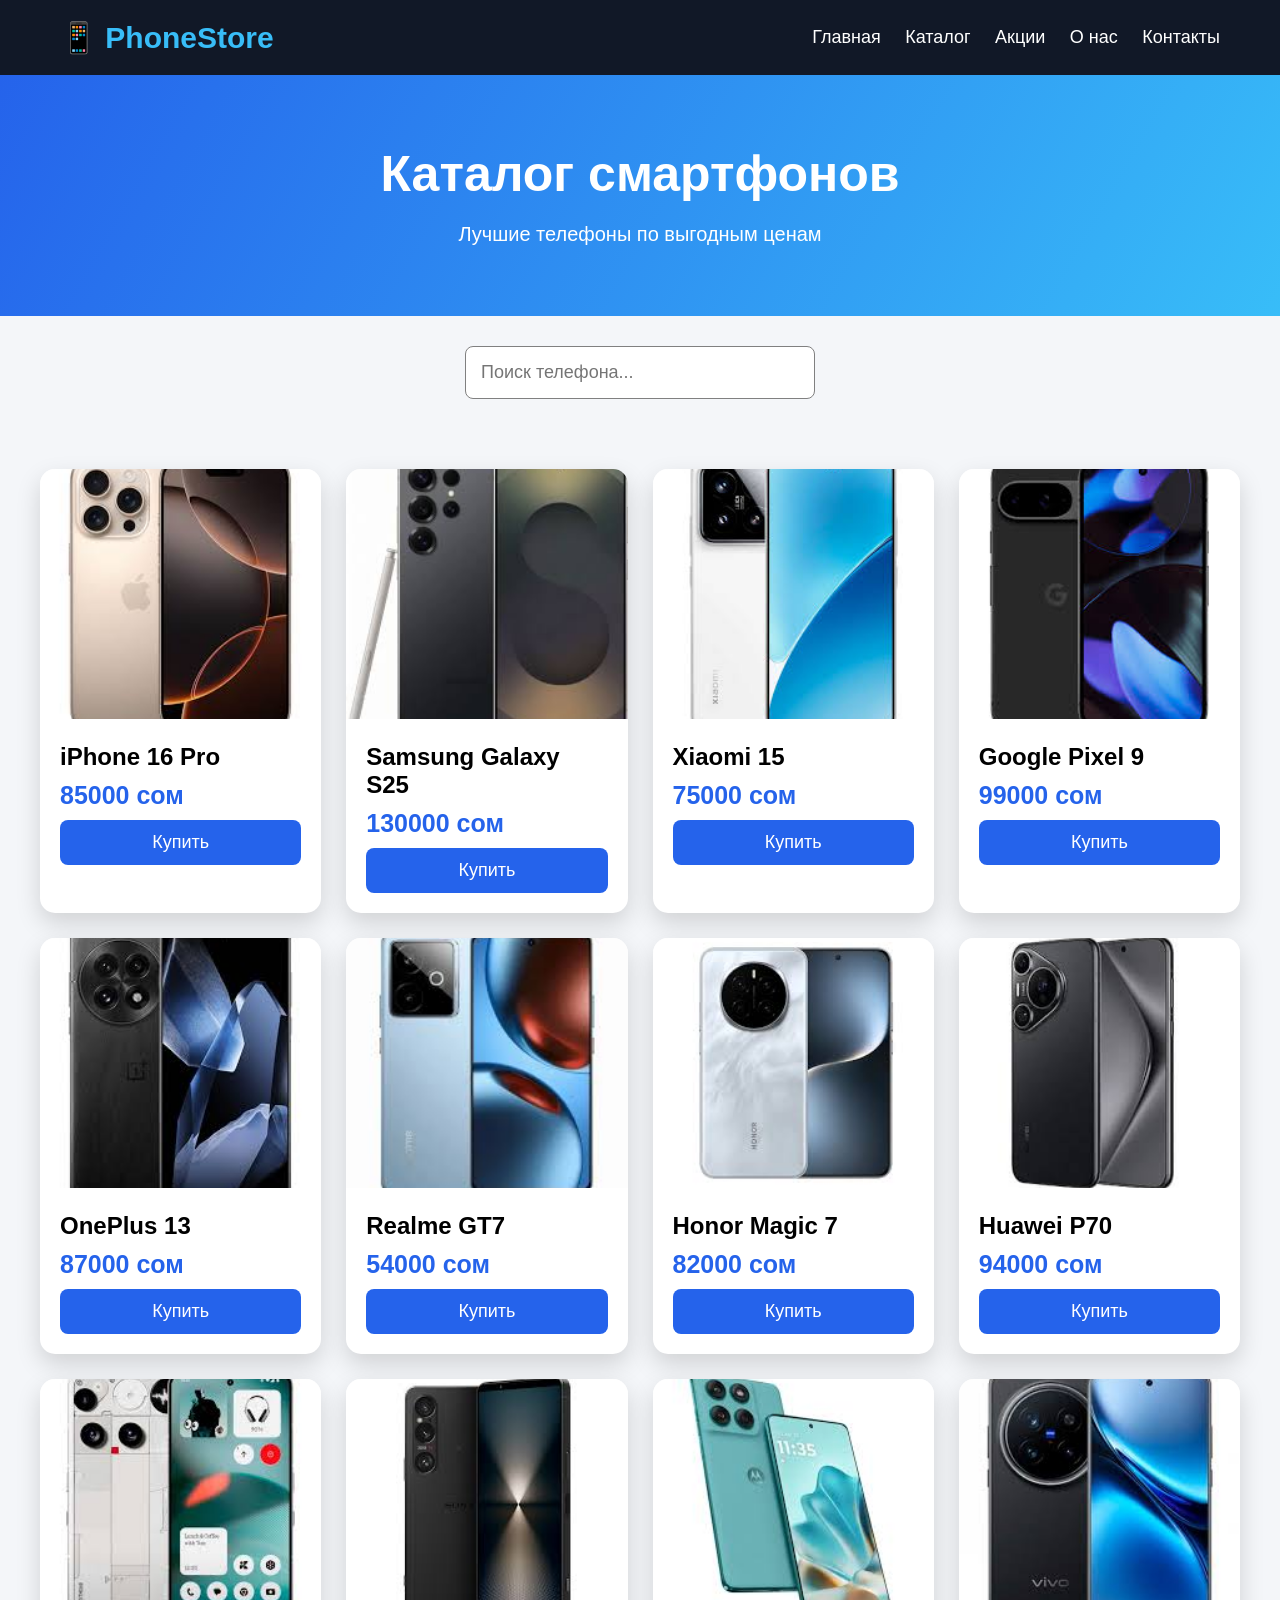
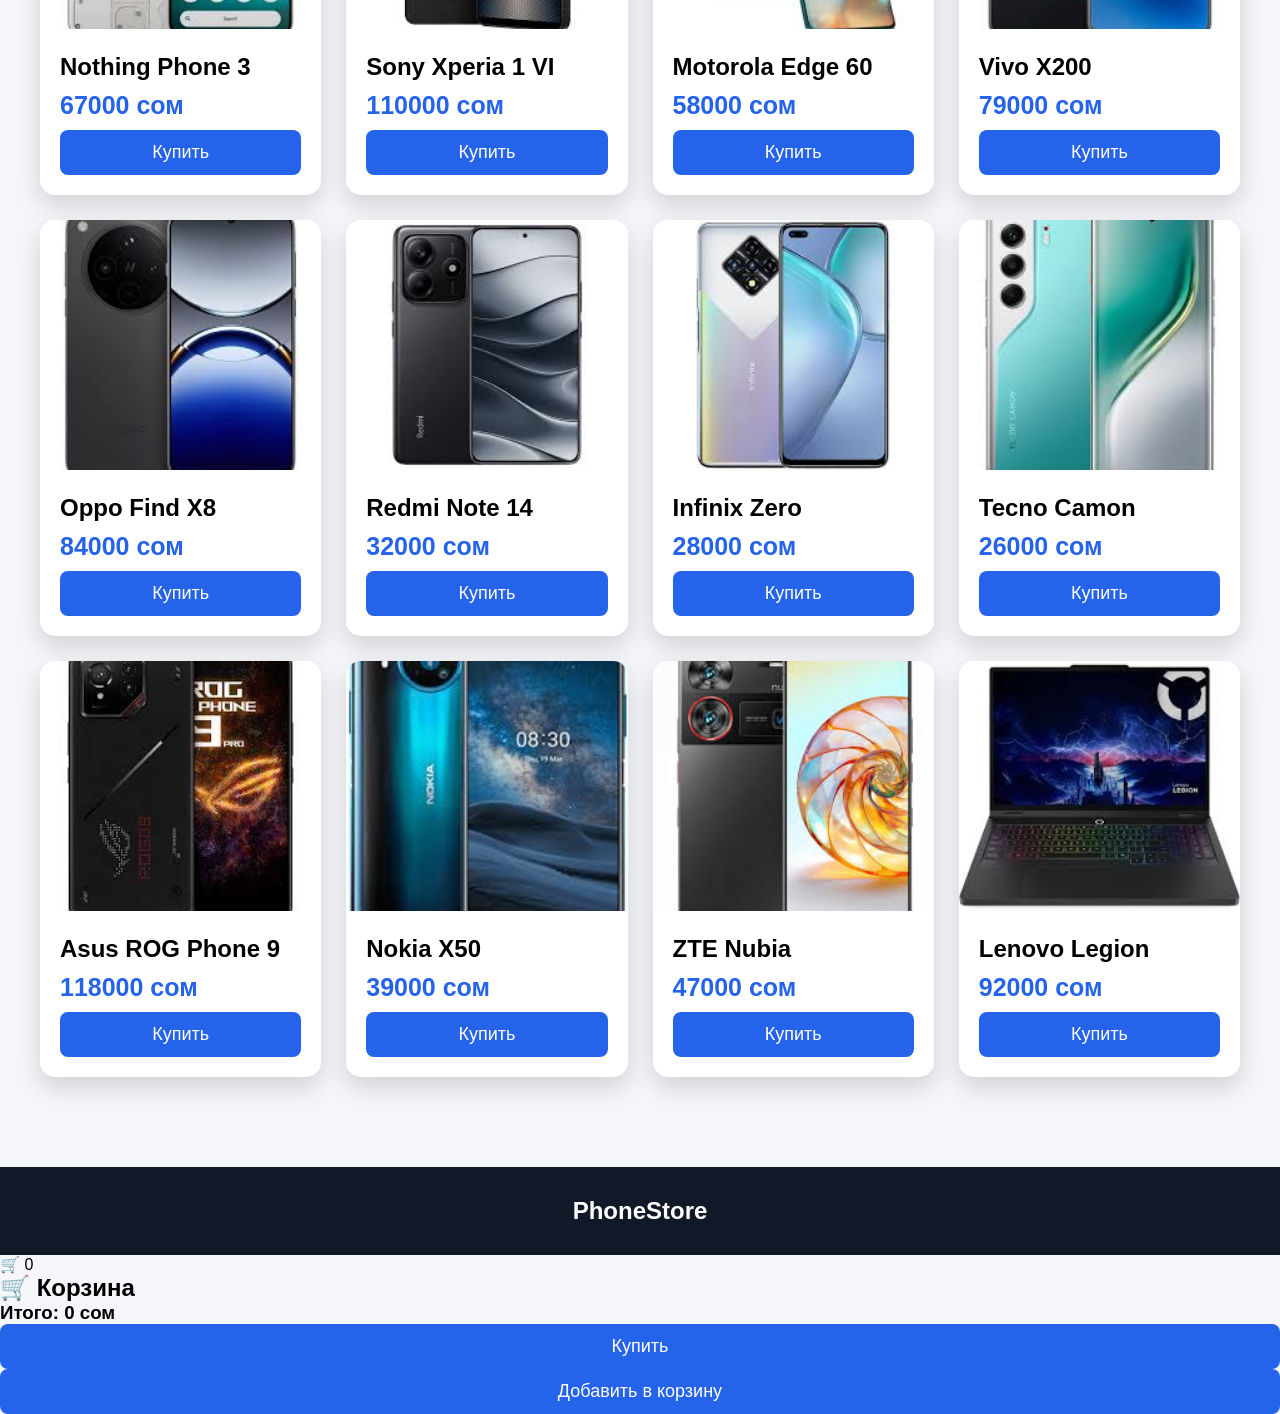
<file: phone.html2/index.html>
<!DOCTYPE html>
<html lang="ru">
<head>
<meta charset="UTF-8">
<meta name="viewport" content="width=device-width, initial-scale=1.0">
<title>PhoneStore</title>

<style>
*{
margin:0;
padding:0;
box-sizing:border-box;
font-family:Arial,sans-serif;
}

body{
background:#f4f6f9;
}

header{
background:#111827;
color:white;
padding:20px 60px;
display:flex;
justify-content:space-between;
align-items:center;
position:sticky;
top:0;
}

.logo{
font-size:30px;
font-weight:bold;
color:#38bdf8;
}

nav a{
color:white;
text-decoration:none;
margin-left:20px;
font-size:18px;
}

.hero{
background:linear-gradient(120deg,#2563eb,#38bdf8);
color:white;
text-align:center;
padding:70px 20px;
}

.hero h1{
font-size:50px;
margin-bottom:20px;
}

.hero p{
font-size:20px;
}

.search{
text-align:center;
margin:30px;
}

.search input{
padding:15px;
width:350px;
font-size:18px;
border-radius:8px;
border:1px solid gray;
}

.container{
display:grid;
grid-template-columns:repeat(auto-fit,minmax(250px,1fr));
gap:25px;
padding:40px;
}

.card{
background:white;
border-radius:15px;
overflow:hidden;
box-shadow:0 10px 25px rgba(0,0,0,.15);
transition:.3s;
}

.card:hover{
transform:translateY(-10px);
}

.card img{
width:100%;
height:250px;
object-fit:cover;
}

.card-body{
padding:20px;
}

.card h2{
margin-bottom:10px;
}

.price{
color:#2563eb;
font-size:25px;
font-weight:bold;
margin:10px 0;
}

button{
width:100%;
padding:12px;
border:none;
background:#2563eb;
color:white;
font-size:18px;
border-radius:8px;
cursor:pointer;
}

button:hover{
background:#1d4ed8;
}

footer{
background:#111827;
color:white;
text-align:center;
padding:30px;
margin-top:50px;
}

@media(max-width:600px){
.search input{
width:90%;
}

.hero h1{
font-size:35px;
}

header{
padding:20px;
flex-direction:column;
gap:15px;
}
}
</style>

</head>
<body>

<header>

<div class="logo">📱 PhoneStore</div>

<nav>
<nav>
<nav>
    <a href="index.html">Главная</a>
    <a href="catalog.html">Каталог</a>
    <a href="sale.html">Акции</a>
    <a href="about.html">О нас</a>
    <a href="contacts.html">Контакты</a>
</nav>
</nav>
</nav>

</header>


<script src="script.js"></script>
<section class="hero">
<h1>Каталог смартфонов</h1>
<p>Лучшие телефоны по выгодным ценам</p>
</section>

<div class="search">
<input type="text" id="search" placeholder="Поиск телефона...">
</div>

<div class="container" id="phones">

</div>

<footer>

<h2>PhoneStore</h2>



</footer>

<script>

const phones=[

{
name:"iPhone 16 Pro",
price:"85000 сом",
img:"[data-uri]"
},

{
name:"Samsung Galaxy S25",
price:"130000 сом",
img:"[data-uri]"
},

{
name:"Xiaomi 15",
price:"75000 сом",
img:"[data-uri]"
},

{
name:"Google Pixel 9",
price:"99000 сом",
img:"[data-uri]"
},

{
name:"OnePlus 13",
price:"87000 сом",
img:"[data-uri]"
},

{
name:"Realme GT7",
price:"54000 сом",
img:"[data-uri]"
},

{
name:"Honor Magic 7",
price:"82000 сом",
img:"[data-uri]"
},

{
name:"Huawei P70",
price:"94000 сом",
img:"[data-uri]"
},

{
name:"Nothing Phone 3",
price:"67000 сом",
img:"[data-uri]"
},

{
name:"Sony Xperia 1 VI",
price:"110000 сом",
img:"[data-uri]"
},

{
name:"Motorola Edge 60",
price:"58000 сом",
img:"[data-uri]"
},

{
name:"Vivo X200",
price:"79000 сом",
img:"[data-uri]"
},

{
name:"Oppo Find X8",
price:"84000 сом",
img:"[data-uri]"
},

{
name:"Redmi Note 14",
price:"32000 сом",
img:"[data-uri]"
},

{
name:"Infinix Zero",
price:"28000 сом",
img:"[data-uri]"
},

{
name:"Tecno Camon",
price:"26000 сом",
img:"[data-uri]"
},

{
name:"Asus ROG Phone 9",
price:"118000 сом",
img:"[data-uri]"
},

{
name:"Nokia X50",
price:"39000 сом",
img:"[data-uri]"
},

{
name:"ZTE Nubia",
price:"47000 сом",
img:"[data-uri]"
},

{
name:"Lenovo Legion",
price:"92000 сом",
img:"[data-uri]"
}

];

const container=document.getElementById("phones");

function showPhones(list){

container.innerHTML="";

list.forEach(phone=>{

container.innerHTML+=`

<div class="card">

<img src="${phone.img}">

<div class="card-body">

<h2>${phone.name}</h2>

<p class="price">${phone.price}</p>

<button>Купить</button>

</div>

</div>

`;

});

}

showPhones(phones);

document.getElementById("search").addEventListener("keyup",function(){

const value=this.value.toLowerCase();

const filtered=phones.filter(phone=>

phone.name.toLowerCase().includes(value)

);

showPhones(filtered);

});

</script>


<div class="cart-icon">
    🛒 <span id="count">0</span>
</div>

<section class="cart">

<h2>🛒 Корзина</h2>

<div id="cartItems"></div>

<h3 id="total">Итого: 0 сом</h3>

</section>

<button>Купить</button>

<button onclick="addToCart('${phone.name}', '${phone.price}')">
Добавить в корзину
</button>



</body>
</html>
</file>
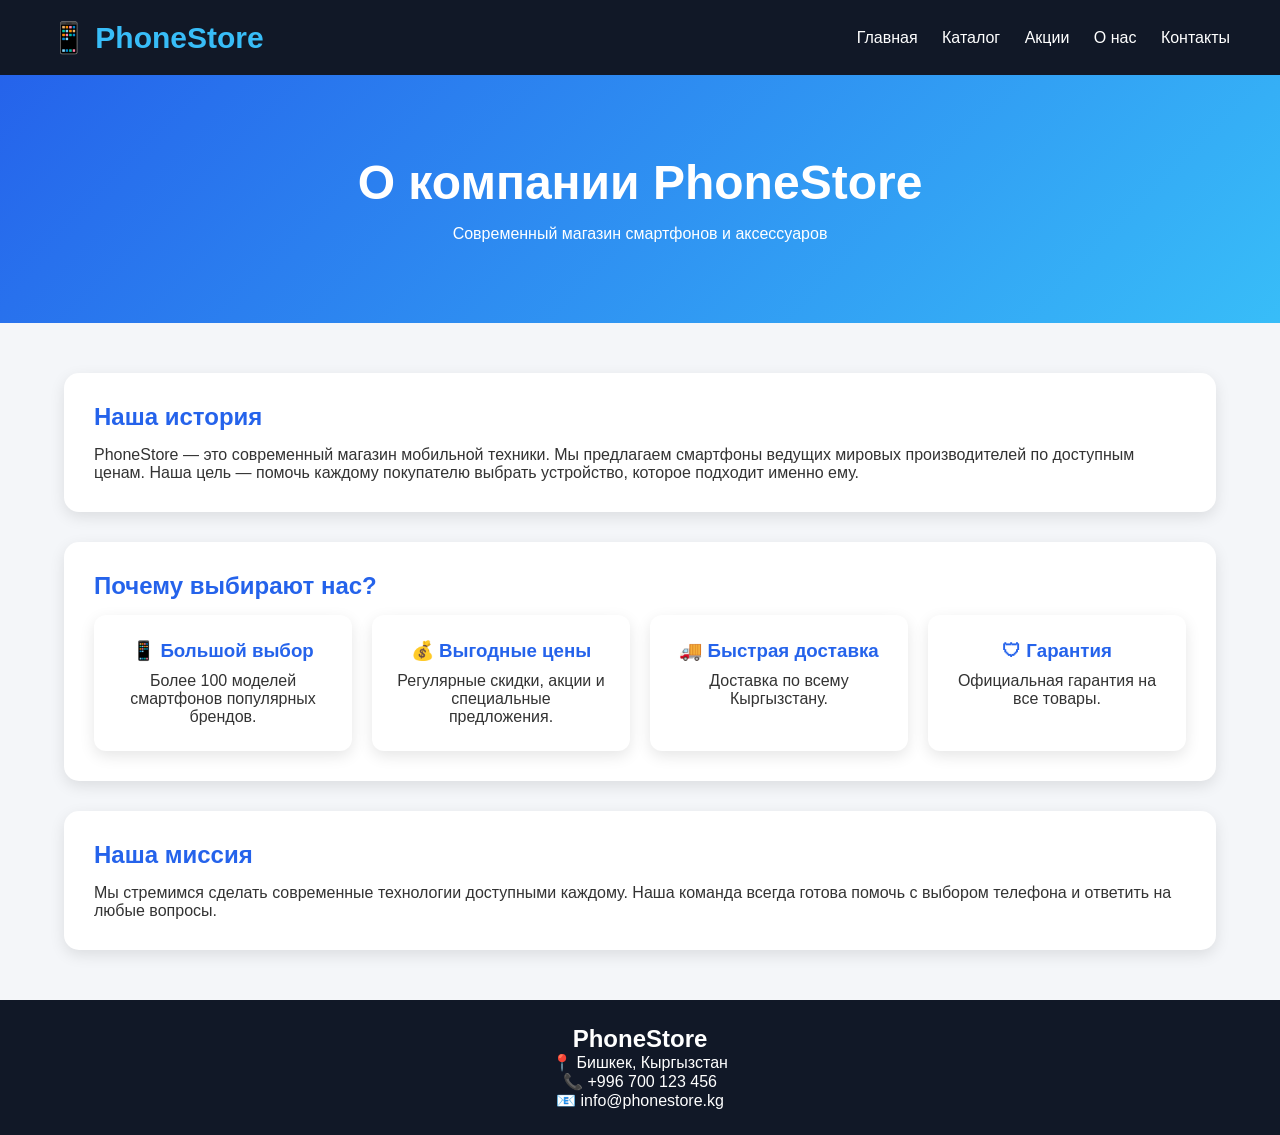
<file: phone.html2/about.html>
<!DOCTYPE html>
<html lang="ru">
<head>
<meta charset="UTF-8">
<meta name="viewport" content="width=device-width, initial-scale=1.0">
<title>О нас | PhoneStore</title>

<style>
*{
    margin:0;
    padding:0;
    box-sizing:border-box;
    font-family:Arial,sans-serif;
}

body{
    background:#f4f6f9;
    color:#333;
}

header{
    background:#111827;
    color:white;
    display:flex;
    justify-content:space-between;
    align-items:center;
    padding:20px 50px;
}

.logo{
    font-size:30px;
    color:#38bdf8;
    font-weight:bold;
}

nav a{
    color:white;
    text-decoration:none;
    margin-left:20px;
}

.hero{
    background:linear-gradient(135deg,#2563eb,#38bdf8);
    color:white;
    text-align:center;
    padding:80px 20px;
}

.hero h1{
    font-size:48px;
    margin-bottom:15px;
}

.container{
    width:90%;
    max-width:1200px;
    margin:50px auto;
}

.section{
    background:white;
    padding:30px;
    border-radius:15px;
    margin-bottom:30px;
    box-shadow:0 5px 15px rgba(0,0,0,.1);
}

.section h2{
    color:#2563eb;
    margin-bottom:15px;
}

.features{
    display:grid;
    grid-template-columns:repeat(auto-fit,minmax(220px,1fr));
    gap:20px;
}

.card{
    background:#fff;
    border-radius:12px;
    padding:25px;
    text-align:center;
    box-shadow:0 5px 15px rgba(0,0,0,.1);
}

.card h3{
    color:#2563eb;
    margin-bottom:10px;
}

footer{
    background:#111827;
    color:white;
    text-align:center;
    padding:25px;
    margin-top:40px;
}
</style>

</head>
<body>

<header>

<div class="logo">📱 PhoneStore</div>

<nav>
<a href="index.html">Главная</a>
<a href="catalog.html">Каталог</a>
<a href="sale.html">Акции</a>
<a href="about.html">О нас</a>
<a href="contacts.html">Контакты</a>
</nav>

</header>

<section class="hero">
<h1>О компании PhoneStore</h1>
<p>Современный магазин смартфонов и аксессуаров</p>
</section>

<div class="container">

<div class="section">
<h2>Наша история</h2>
<p>
PhoneStore — это современный магазин мобильной техники. Мы предлагаем смартфоны
ведущих мировых производителей по доступным ценам. Наша цель — помочь каждому
покупателю выбрать устройство, которое подходит именно ему.
</p>
</div>

<div class="section">
<h2>Почему выбирают нас?</h2>

<div class="features">

<div class="card">
<h3>📱 Большой выбор</h3>
<p>Более 100 моделей смартфонов популярных брендов.</p>
</div>

<div class="card">
<h3>💰 Выгодные цены</h3>
<p>Регулярные скидки, акции и специальные предложения.</p>
</div>

<div class="card">
<h3>🚚 Быстрая доставка</h3>
<p>Доставка по всему Кыргызстану.</p>
</div>

<div class="card">
<h3>🛡 Гарантия</h3>
<p>Официальная гарантия на все товары.</p>
</div>

</div>

</div>

<div class="section">
<h2>Наша миссия</h2>
<p>
Мы стремимся сделать современные технологии доступными каждому.
Наша команда всегда готова помочь с выбором телефона и ответить на любые вопросы.
</p>
</div>

</div>

<footer>

<h2>PhoneStore</h2>

<p>📍 Бишкек, Кыргызстан</p>
<p>📞 +996 700 123 456</p>
<p>📧 info@phonestore.kg</p>



</footer>

</body>
</html>
</file>
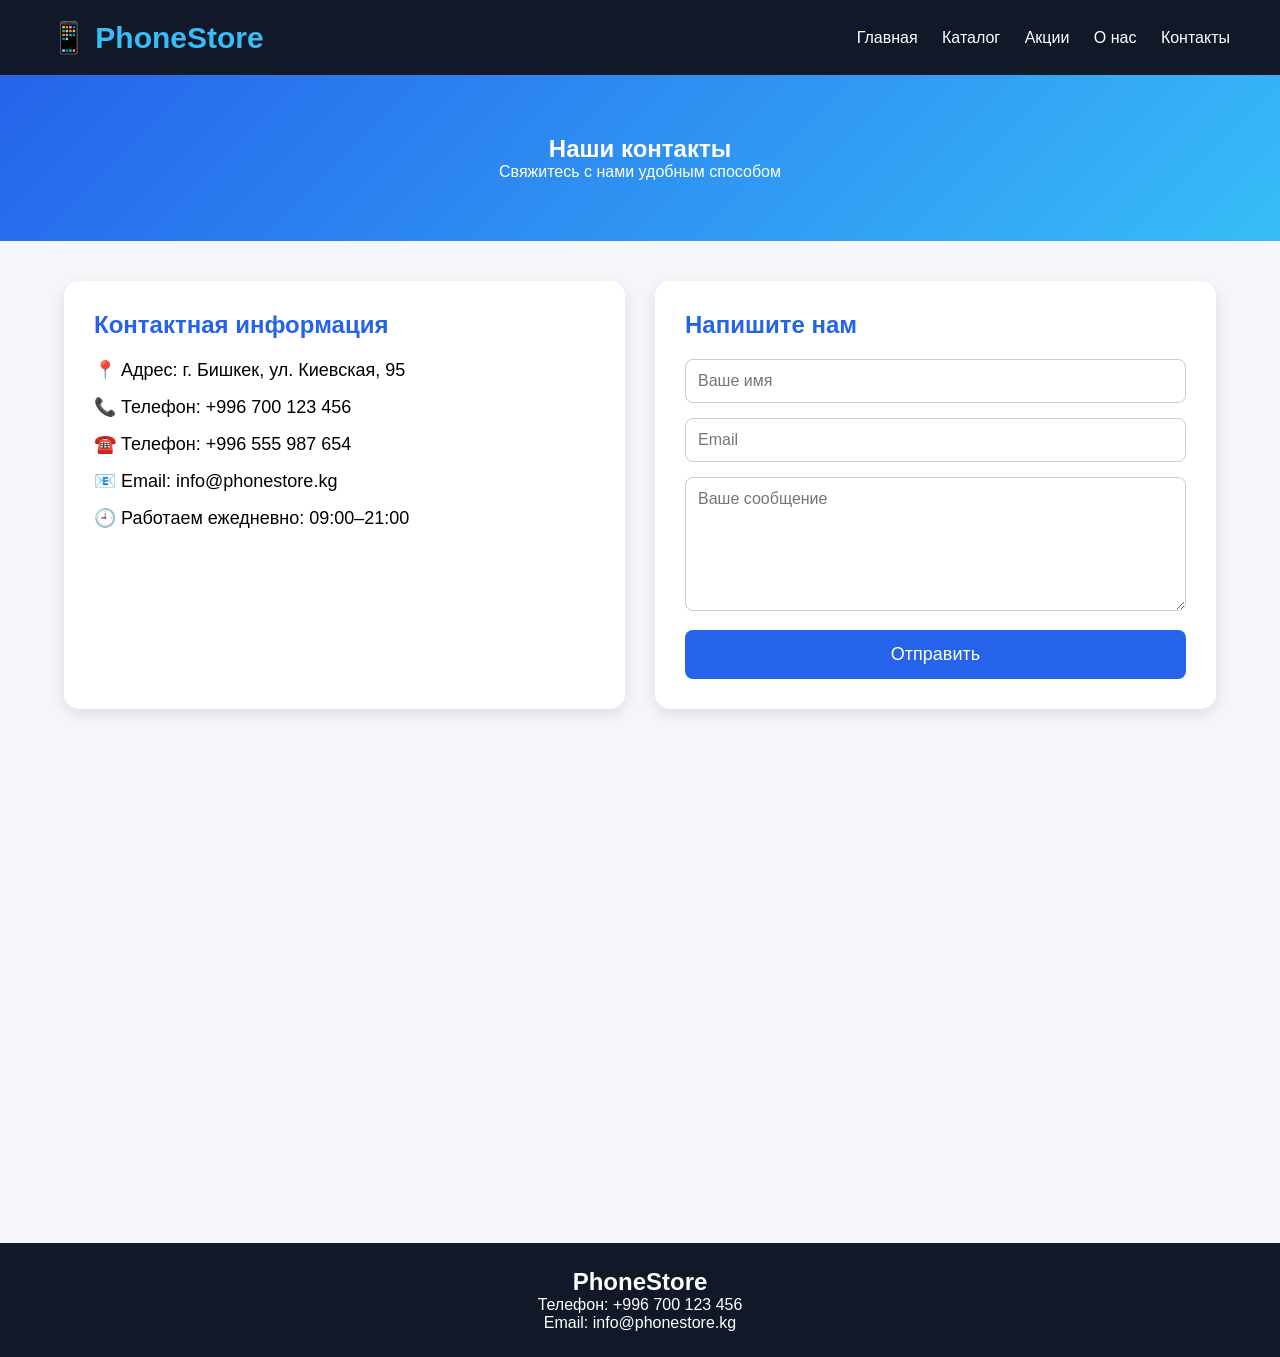
<file: phone.html2/contacts.html>
<!DOCTYPE html>
<html lang="ru">
<head>
<meta charset="UTF-8">
<meta name="viewport" content="width=device-width, initial-scale=1.0">
<title>Контакты | PhoneStore</title>

<style>
*{
margin:0;
padding:0;
box-sizing:border-box;
font-family:Arial,sans-serif;
}

body{
background:#f4f6f9;
}

header{
background:#111827;
color:white;
padding:20px 50px;
display:flex;
justify-content:space-between;
align-items:center;
}

.logo{
font-size:30px;
font-weight:bold;
color:#38bdf8;
}

nav a{
color:white;
text-decoration:none;
margin-left:20px;
}

.hero{
background:linear-gradient(135deg,#2563eb,#38bdf8);
color:white;
text-align:center;
padding:60px;
}

.container{
width:90%;
max-width:1200px;
margin:40px auto;
display:grid;
grid-template-columns:1fr 1fr;
gap:30px;
}

.info,
.form{
background:white;
padding:30px;
border-radius:15px;
box-shadow:0 5px 15px rgba(0,0,0,.1);
}

.info h2,
.form h2{
margin-bottom:20px;
color:#2563eb;
}

.info p{
margin:15px 0;
font-size:18px;
}

input,
textarea{
width:100%;
padding:12px;
margin-bottom:15px;
border:1px solid #ccc;
border-radius:8px;
font-size:16px;
}

button{
width:100%;
padding:14px;
background:#2563eb;
color:white;
border:none;
border-radius:8px;
font-size:18px;
cursor:pointer;
}

button:hover{
background:#1d4ed8;
}

.map{
width:90%;
max-width:1200px;
margin:30px auto;
}

iframe{
width:100%;
height:450px;
border-radius:15px;
border:none;
}

footer{
background:#111827;
color:white;
text-align:center;
padding:25px;
margin-top:40px;
}

@media(max-width:800px){
.container{
grid-template-columns:1fr;
}
}
</style>

</head>
<body>

<header>

<div class="logo">📱 PhoneStore</div>

<nav>
<a href="index.html">Главная</a>
<a href="catalog.html">Каталог</a>
<a href="sale.html">Акции</a>
    <a href="about.html">О нас</a>
<a href="contacts.html">Контакты</a>
</nav>

</header>

<section class="hero">
<h1>Наши контакты</h1>
<p>Свяжитесь с нами удобным способом</p>
</section>

<div class="container">

<div class="info">

<h2>Контактная информация</h2>

<p>📍 Адрес: г. Бишкек, ул. Киевская, 95</p>

<p>📞 Телефон: +996 700 123 456</p>

<p>☎️ Телефон: +996 555 987 654</p>

<p>📧 Email: info@phonestore.kg</p>

<p>🕘 Работаем ежедневно: 09:00–21:00</p>

</div>

<div class="form">

<h2>Напишите нам</h2>

<form>

<input type="text" placeholder="Ваше имя">

<input type="email" placeholder="Email">

<textarea rows="6" placeholder="Ваше сообщение"></textarea>

<button type="submit">Отправить</button>

</form>

</div>

</div>

<div class="map">

<iframe
src="https://www.google.com/maps?q=Bishkek&output=embed"
loading="lazy">
</iframe>

</div>

<footer>

<h2>PhoneStore</h2>

<p>Телефон: +996 700 123 456</p>

<p>Email: info@phonestore.kg</p>



</footer>

</body>
</html>
</file>
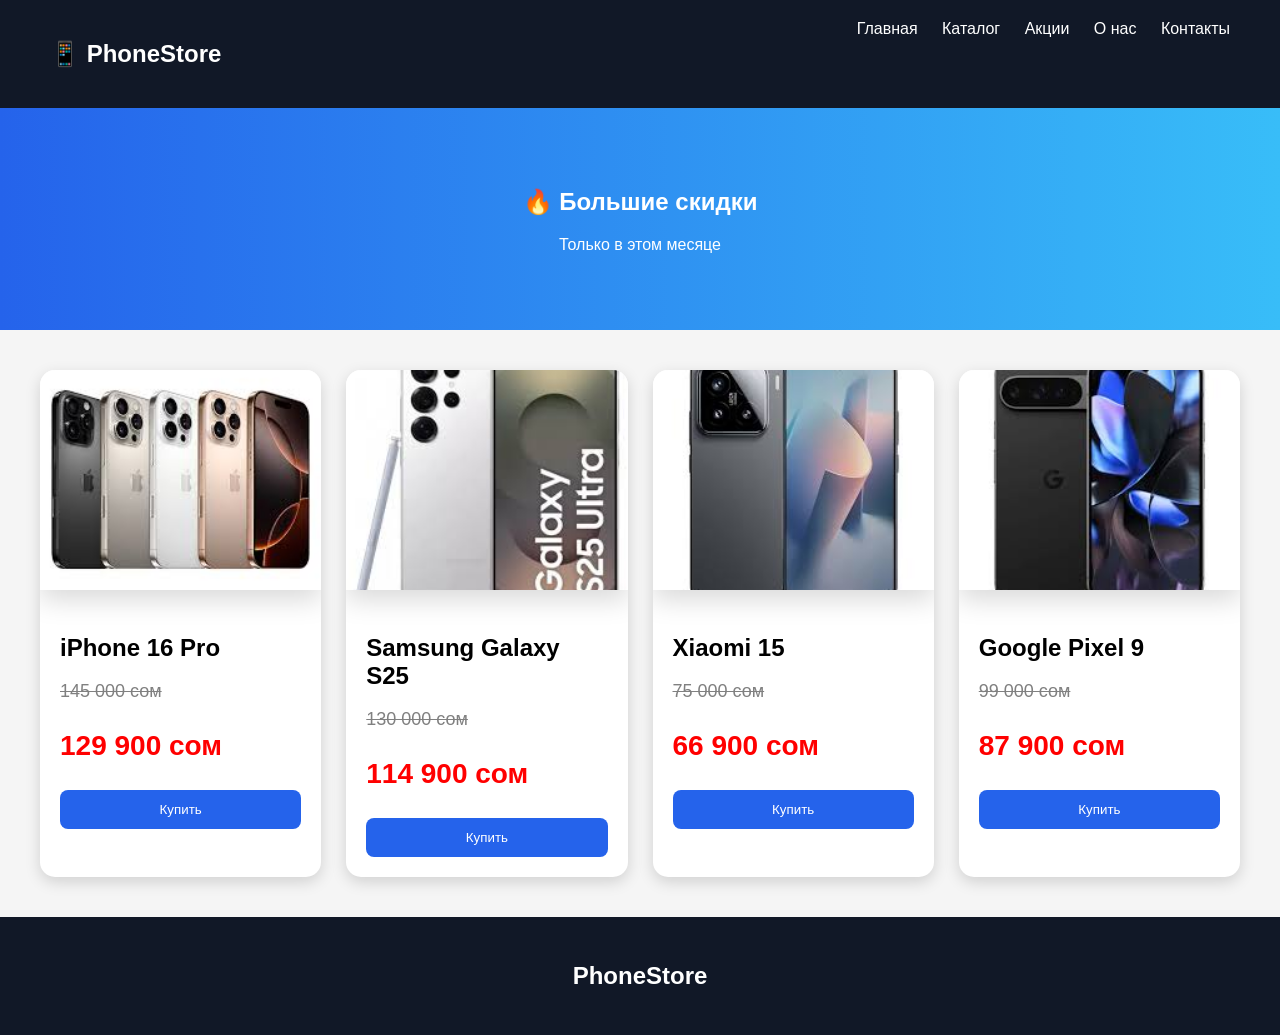
<file: phone.html2/sale.html>
<!DOCTYPE html>
<html lang="ru">
<head>
<meta charset="UTF-8">
<meta name="viewport" content="width=device-width, initial-scale=1.0">
<title>Акции | PhoneStore</title>

<style>
body{
    margin:0;
    font-family:Arial;
    background:#f5f5f5;
}

header{
    background:#111827;
    color:white;
    padding:20px 50px;
    display:flex;
    justify-content:space-between;
}

nav a{
    color:white;
    text-decoration:none;
    margin-left:20px;
}

.banner{
    background:linear-gradient(90deg,#2563eb,#38bdf8);
    color:white;
    text-align:center;
    padding:60px;
}

.container{
    display:grid;
    grid-template-columns:repeat(auto-fit,minmax(250px,1fr));
    gap:25px;
    padding:40px;
}

.card{
    background:white;
    border-radius:15px;
    overflow:hidden;
    box-shadow:0 5px 15px rgba(0,0,0,.15);


transition:.3s;
}

.card img{
    width:100%;
    height:220px;
    object-fit:cover;
    overflow:hidden;
box-shadow:0 10px 25px rgba(0,0,0,.15);
transition:.3s;
}

.info{
    padding:20px;
}

.old{
    color:gray;
    text-decoration:line-through;
    font-size:18px;
}

.new{
    color:red;
    font-size:28px;
    font-weight:bold;
}

button{
    width:100%;
    padding:12px;
    background:#2563eb;
    color:white;
    border:none;
    border-radius:8px;
    cursor:pointer;
}

footer{
    background:#111827;
    color:white;
    text-align:center;
    padding:25px;
}
</style>

</head>
<body>

<header>

<h2>📱 PhoneStore</h2>

<nav>
<a href="index.html">Главная</a>
<a href="catalog.html">Каталог</a>
<a href="sale.html">Акции</a>
    <a href="about.html">О нас</a>
<a href="contacts.html">Контакты</a>
</nav>


</header>

<section class="banner">

<h1>🔥 Большие скидки</h1>

<p>Только в этом месяце</p>

</section>

<div class="container">

<div class="card">  

<img src="[data-uri]"> 


<div class="info">
<h2>iPhone 16 Pro</h2>
<p class="old">145 000 сом</p>
<p class="new">129 900 сом</p>
<button>Купить</button>
</div>
</div>

<div class="card">
<img src="[data-uri]">
<div class="info">
<h2>Samsung Galaxy S25</h2>
<p class="old">130 000 сом</p>
<p class="new">114 900 сом</p>
<button>Купить</button>
</div>
</div>

<div class="card">
<img src="[data-uri]">
<div class="info">
<h2>Xiaomi 15</h2>
<p class="old">75 000 сом</p>
<p class="new">66 900 сом</p>
<button>Купить</button>
</div>
</div>

<div class="card">
<img src="[data-uri]">
<div class="info">
<h2>Google Pixel 9</h2>
<p class="old">99 000 сом</p>
<p class="new">87 900 сом</p>
<button>Купить</button>
</div>
</div>

</div>

<footer>

<h2>PhoneStore</h2>



</footer>

</body>
</html>
</file>
